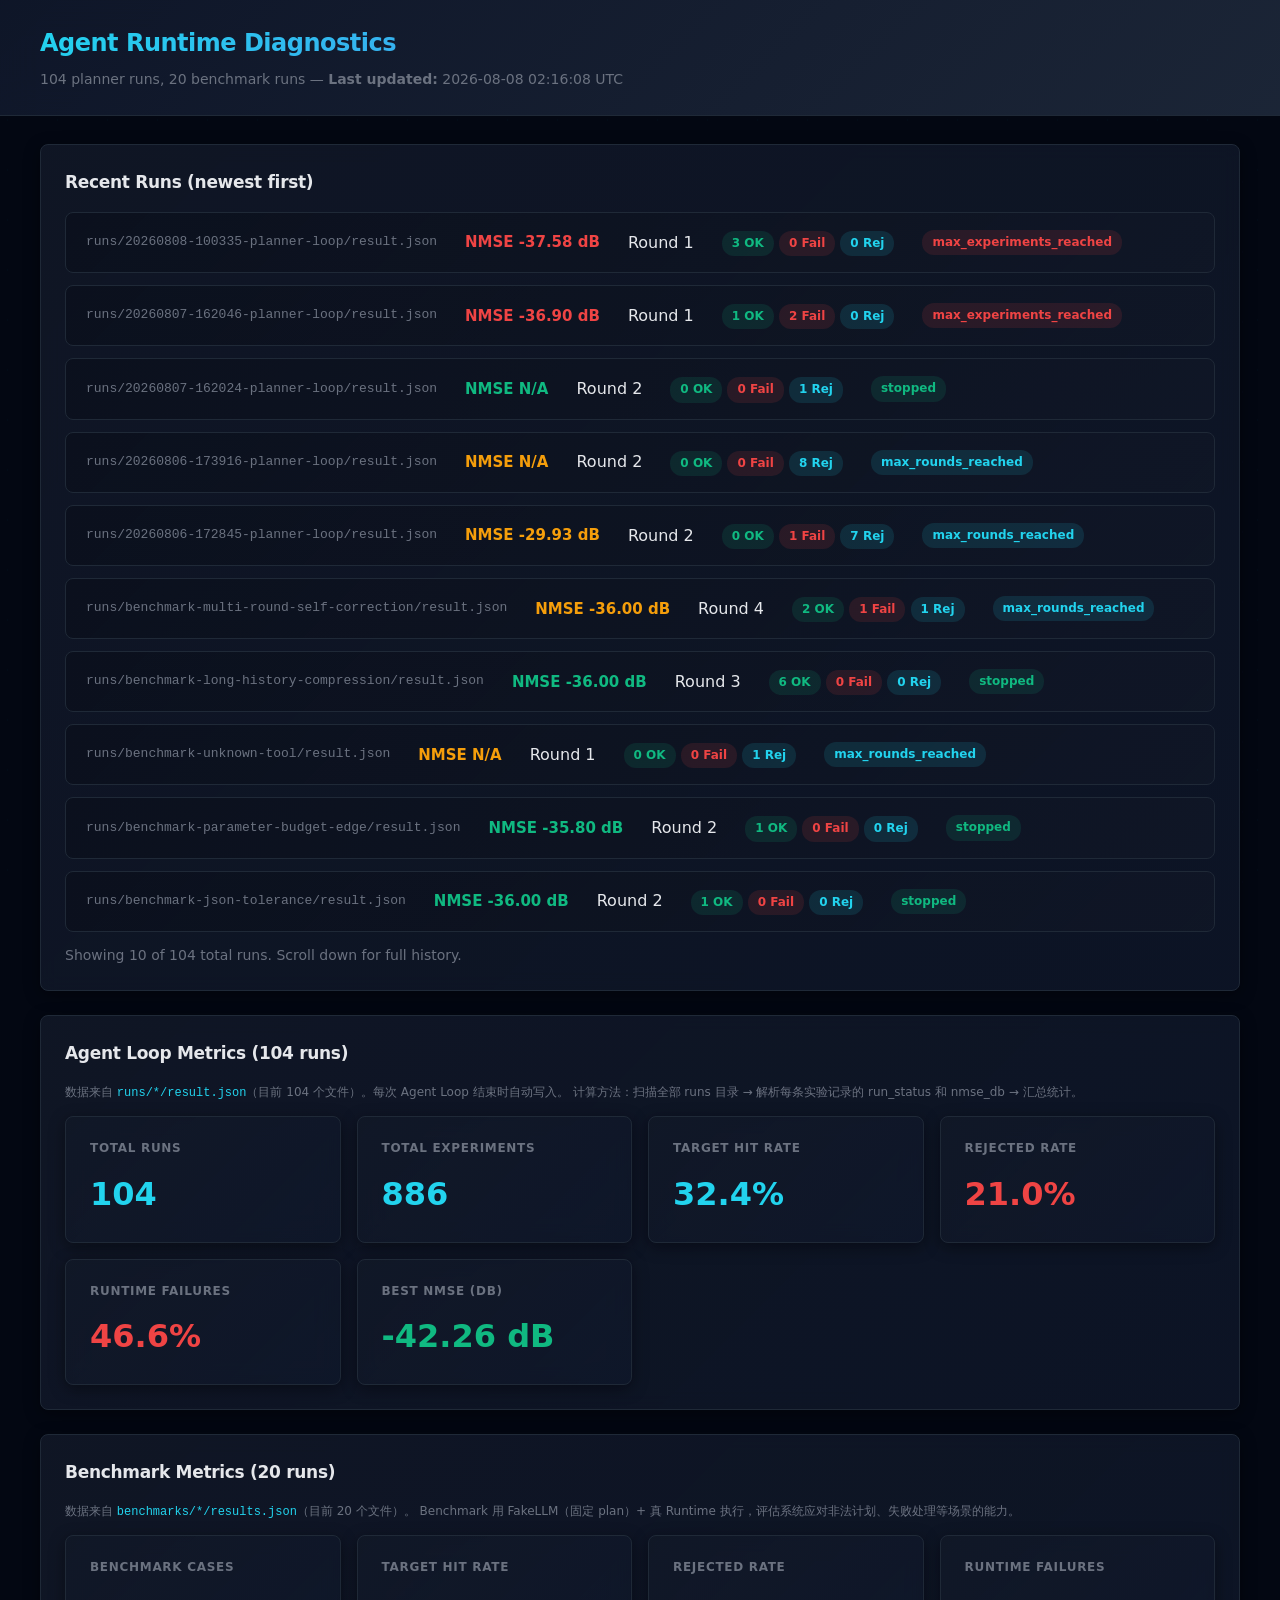
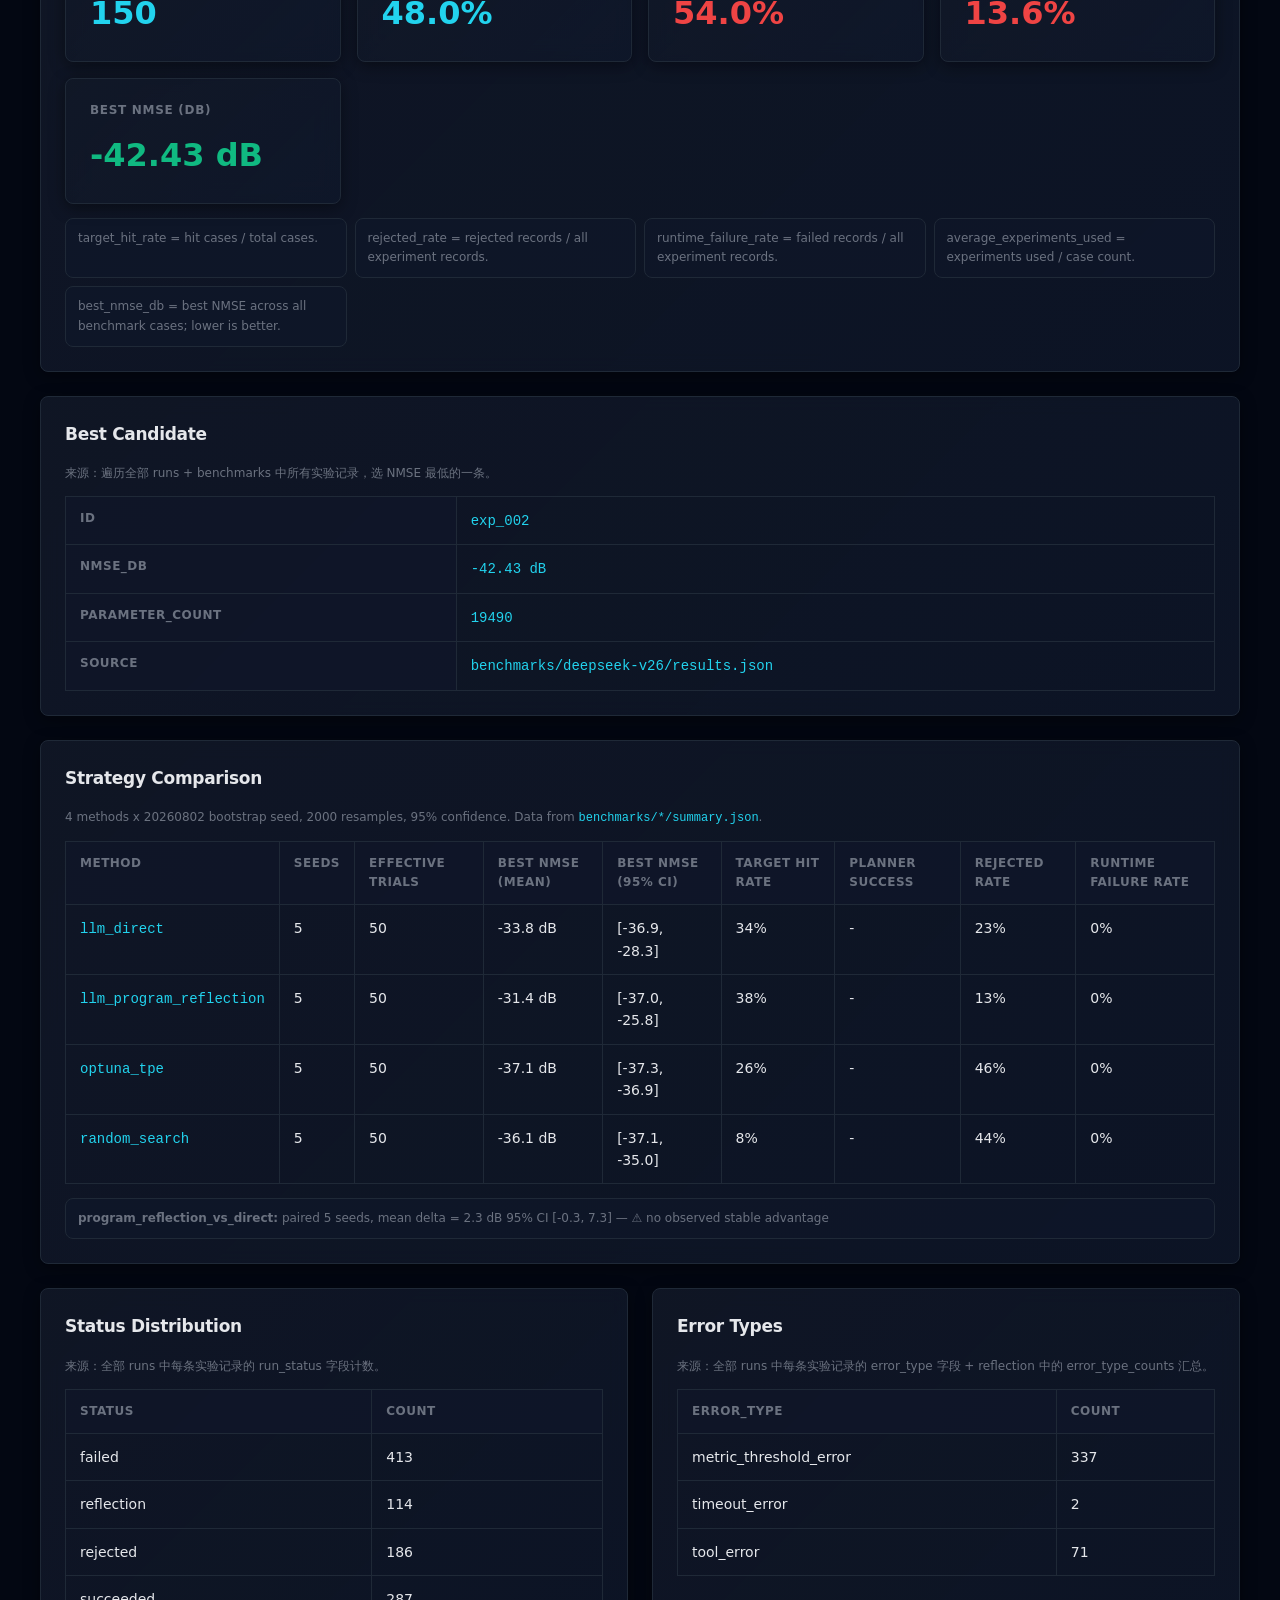
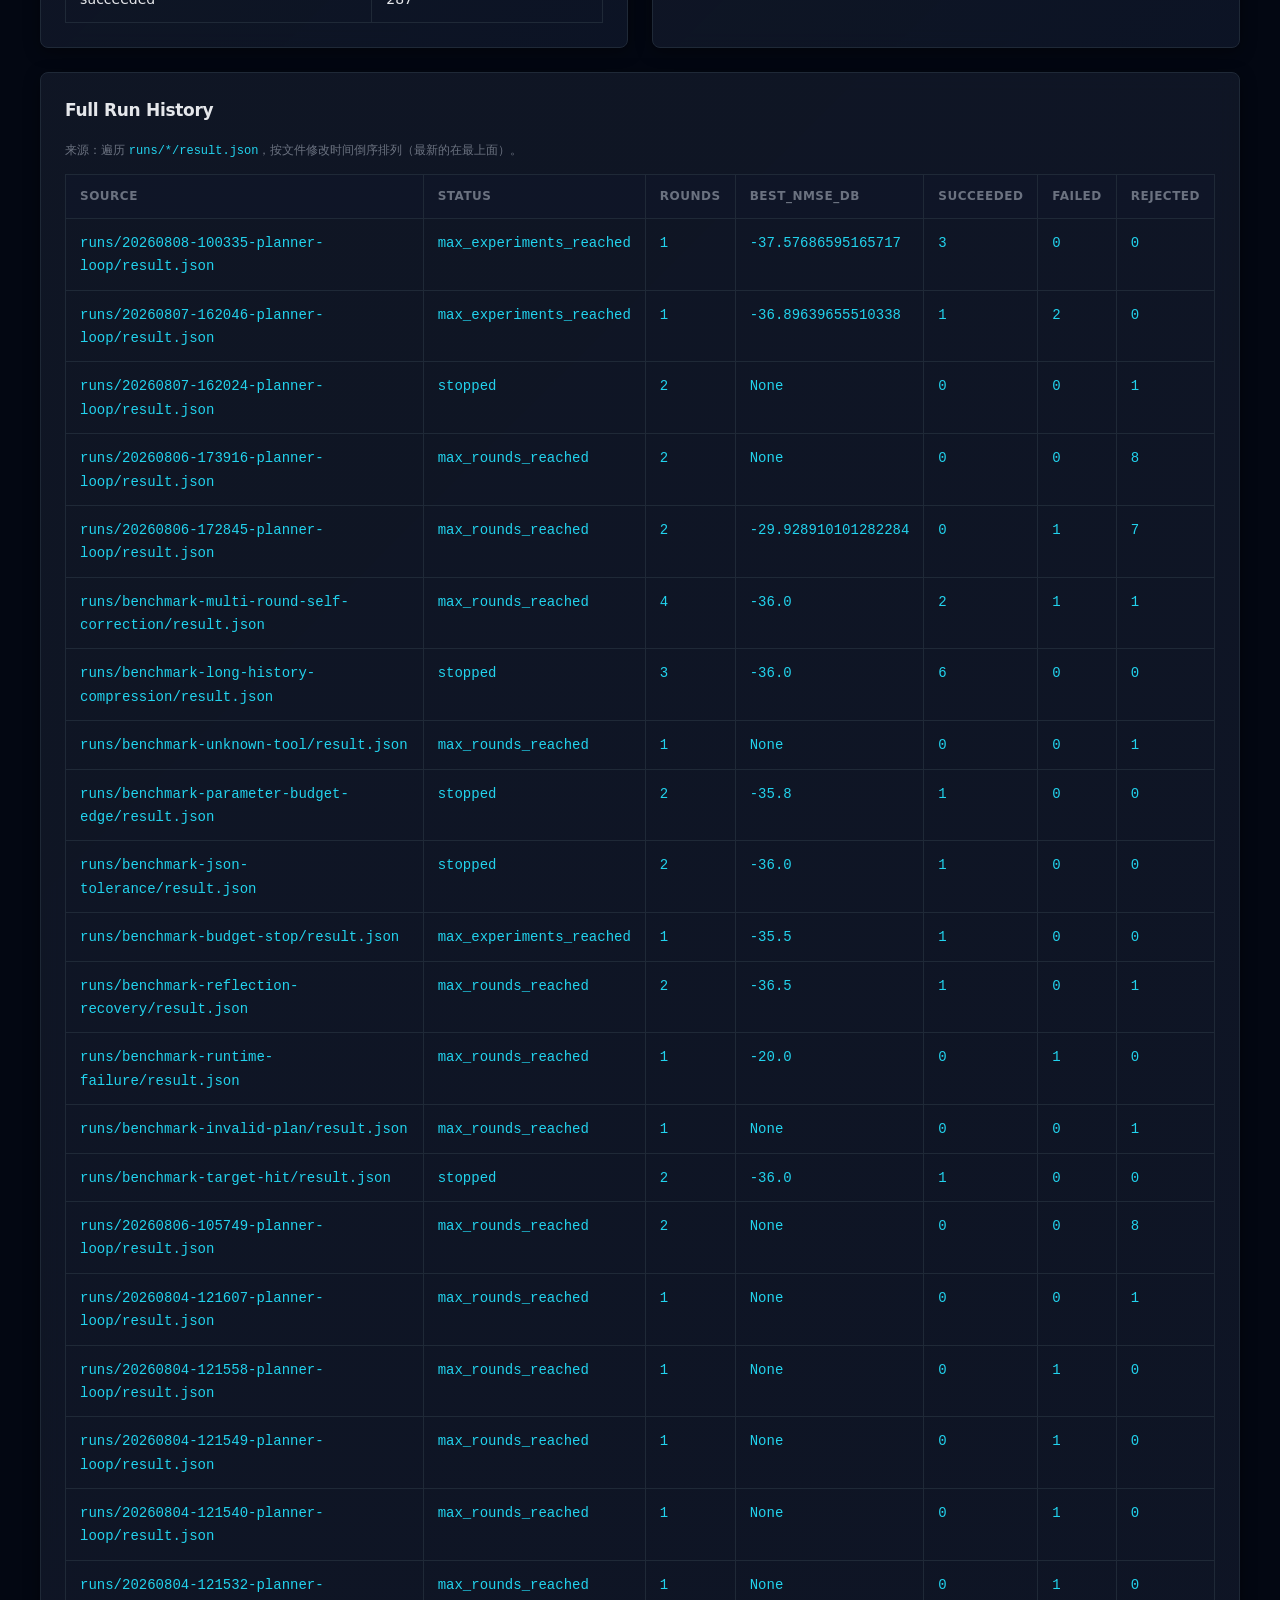
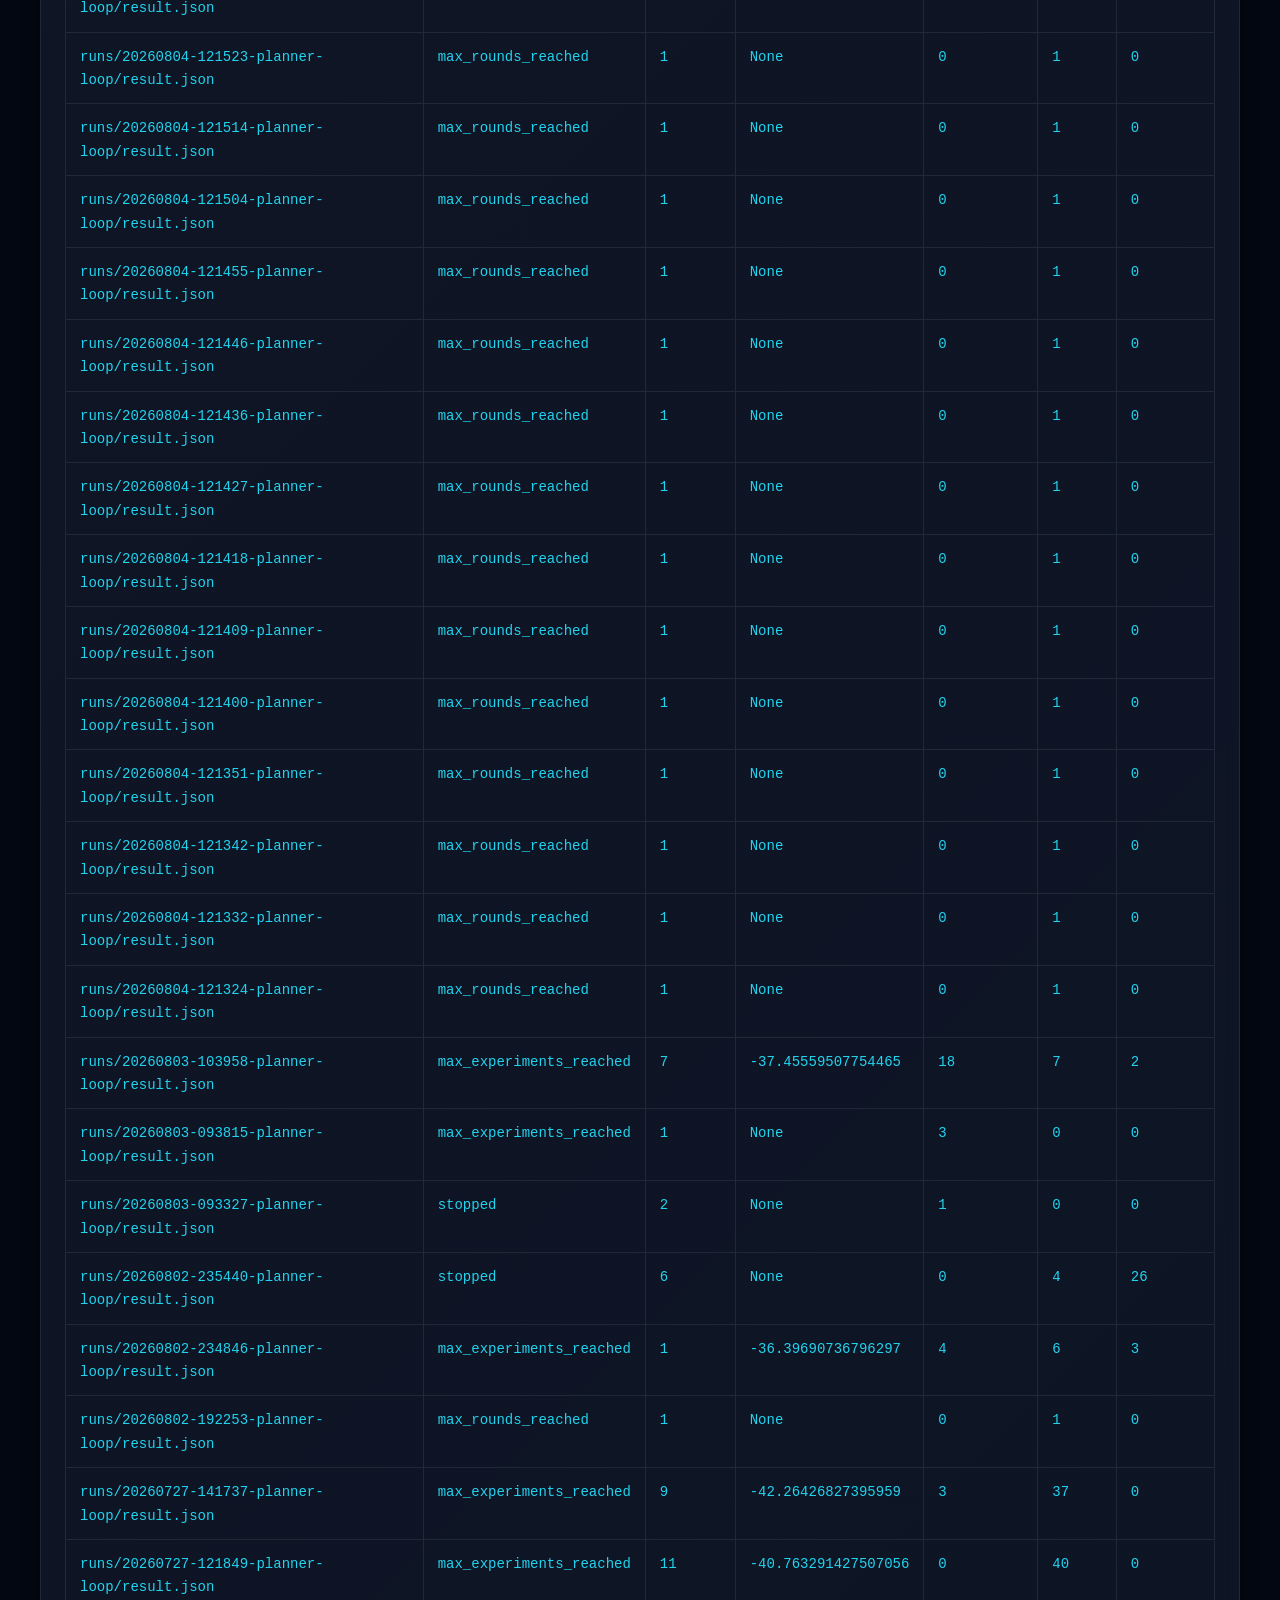
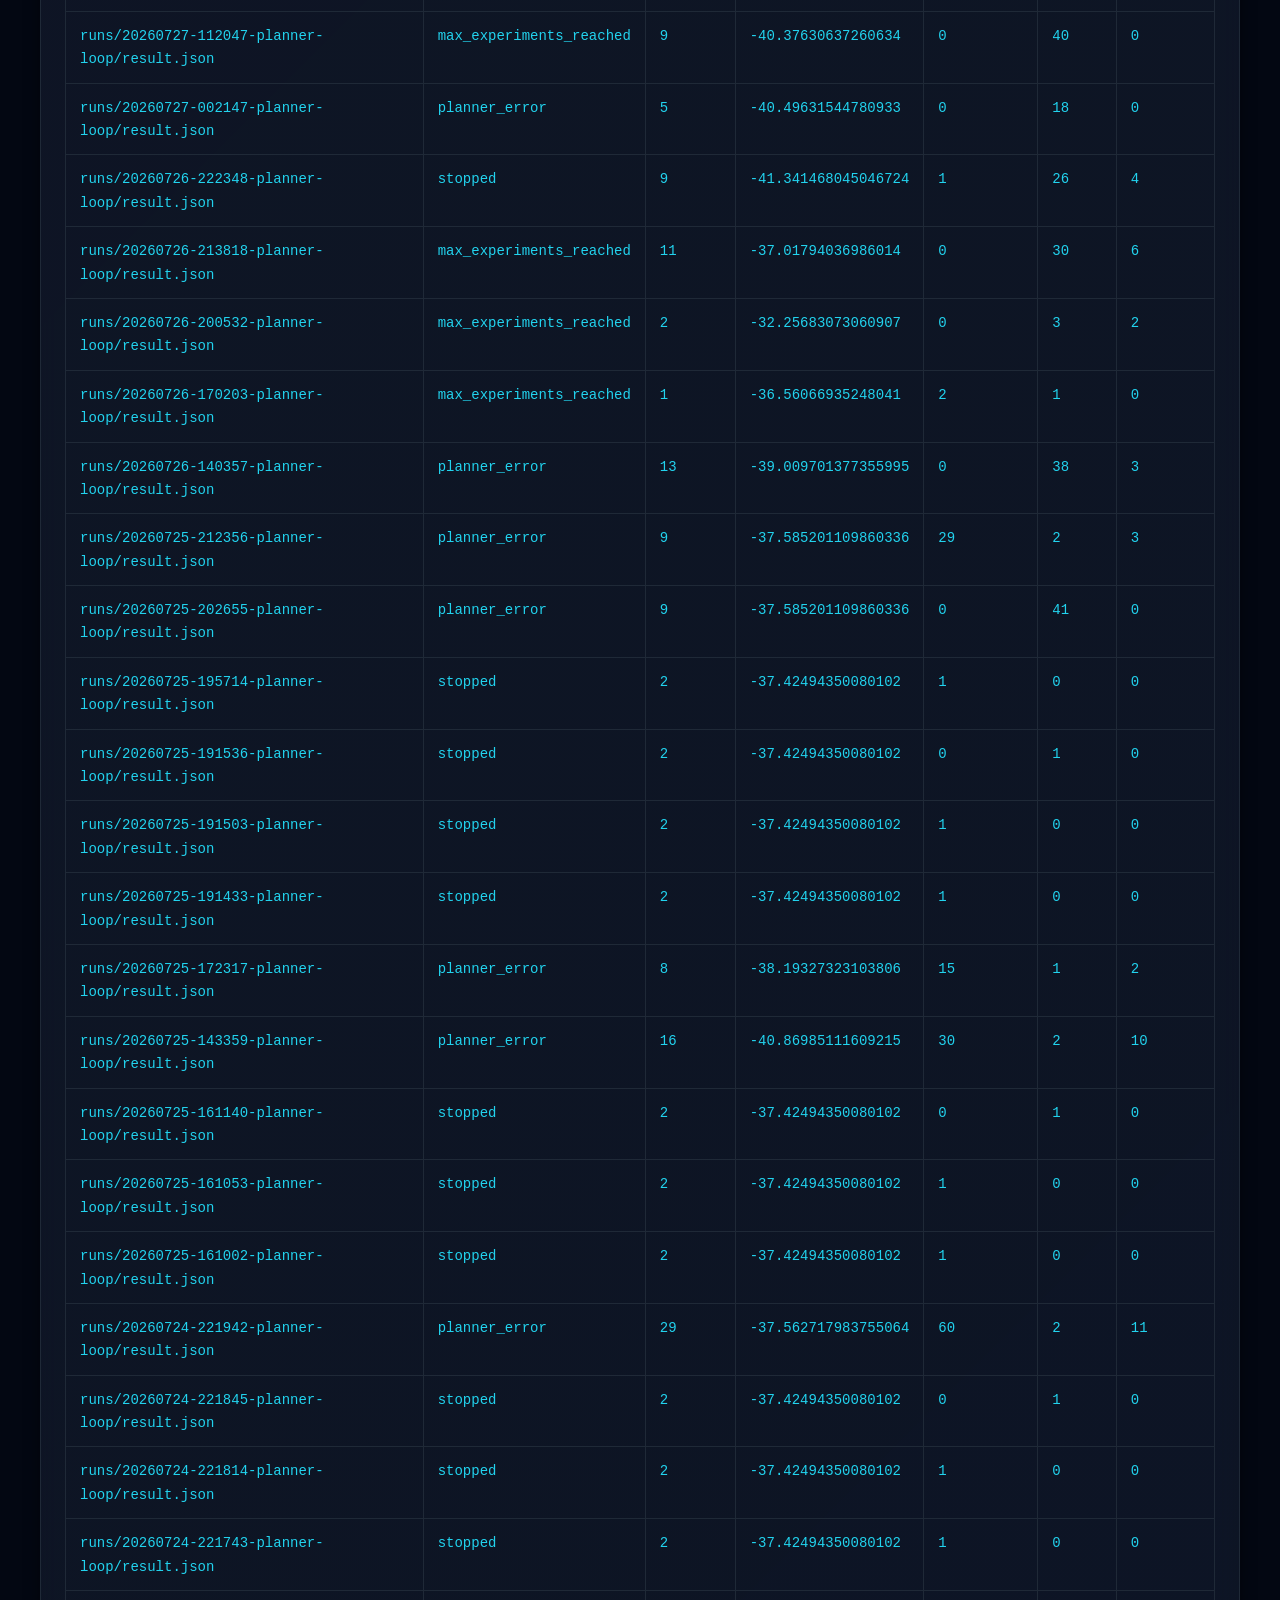
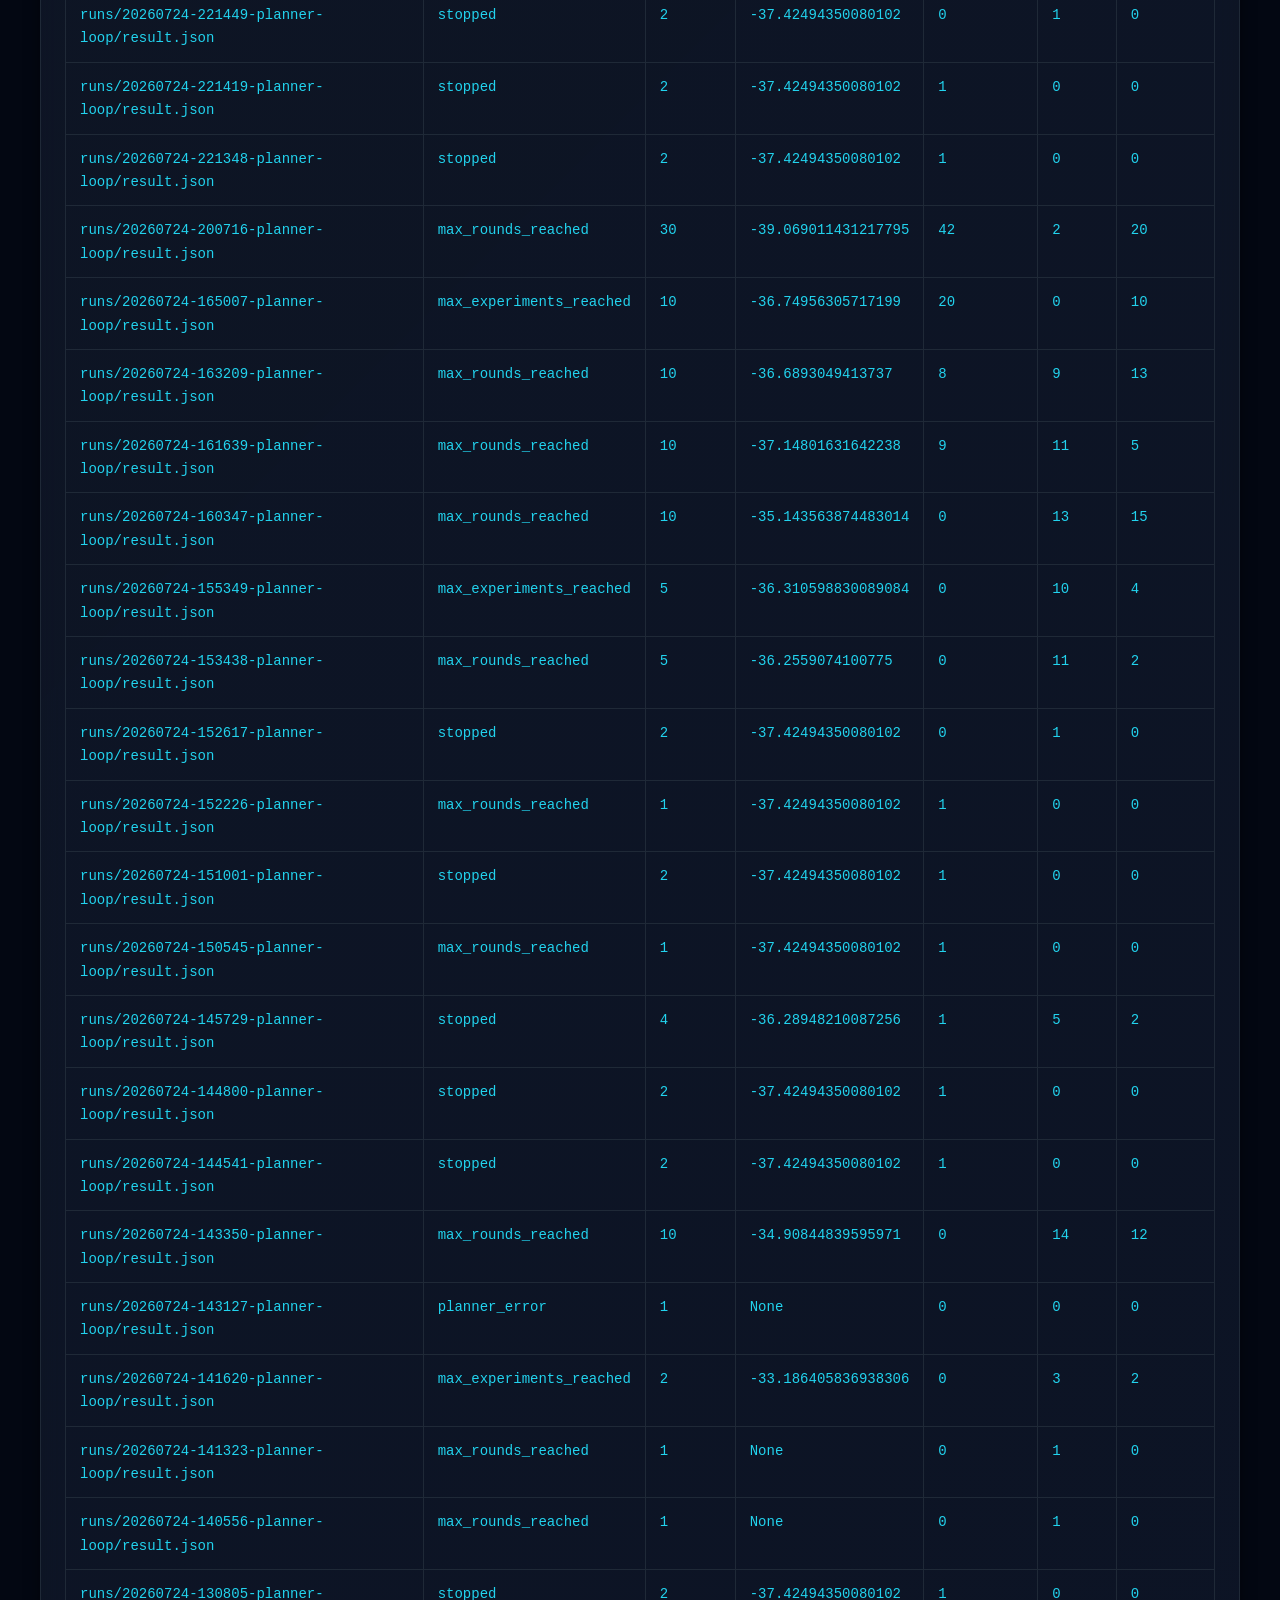
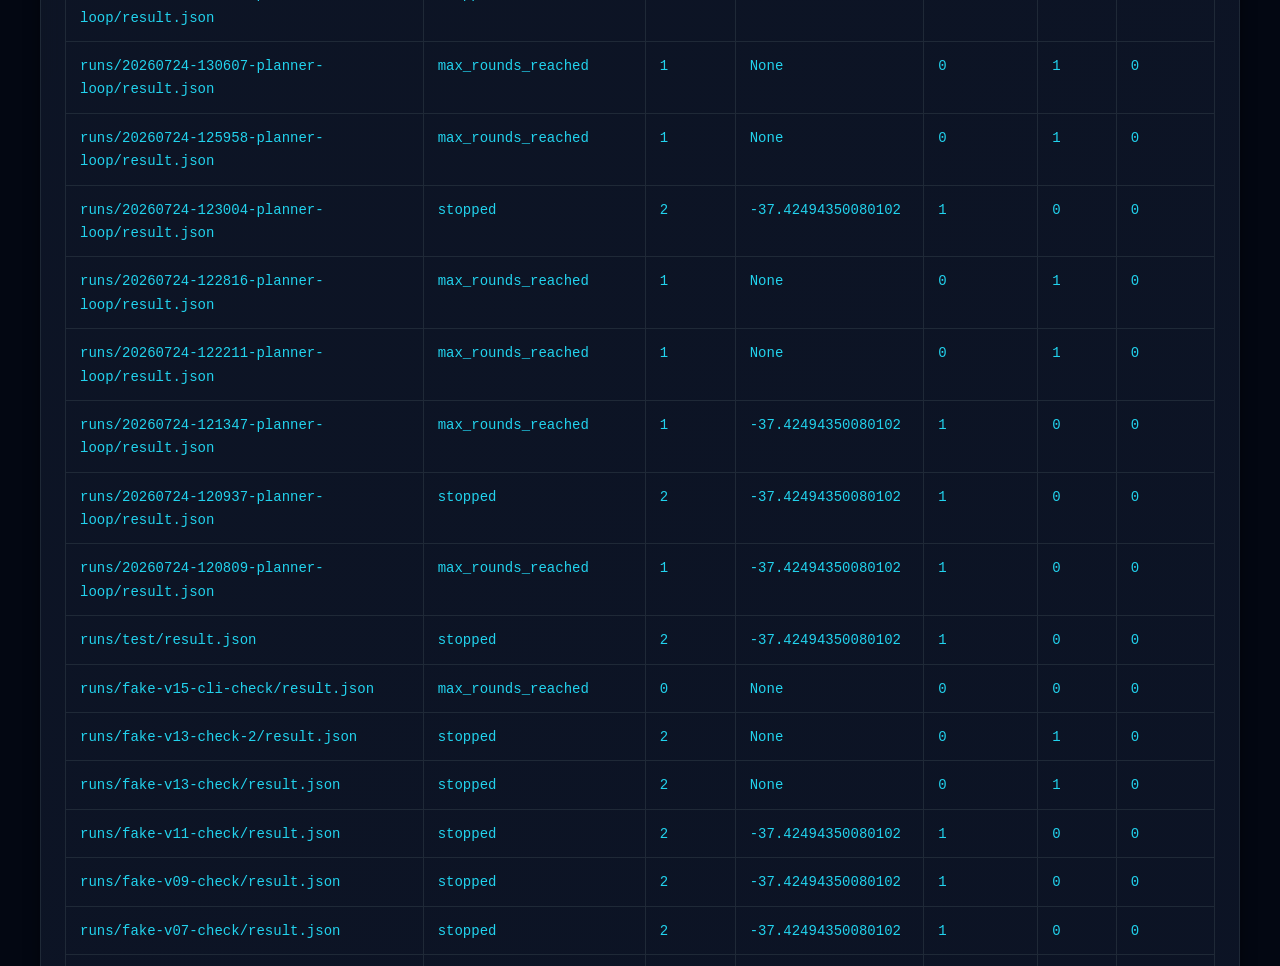
<file: docs/diagnostics/agent-runtime-dashboard.html>
<!doctype html>
<html lang="en">
<head>
<meta charset="utf-8">
<meta name="viewport" content="width=device-width, initial-scale=1">
<meta http-equiv="Cache-Control" content="no-cache, no-store, must-revalidate">
<meta http-equiv="Pragma" content="no-cache">
<meta http-equiv="Expires" content="0">
<title>Agent Runtime Dashboard</title>
<style>
:root {
  --bg: #030712; --surface: #0a0f1c; --card: #111827; --border: #1f2937;
  --text: #e5e7eb; --muted: #6b7280; --accent: #22d3ee; --accent2: #6366f1;
  --green: #10b981; --red: #ef4444; --amber: #f59e0b; --radius: 8px;
}
* { box-sizing:border-box; margin:0; padding:0; }
body {
  font-family: "Segoe UI", system-ui, -apple-system, sans-serif;
  background: var(--bg); color: var(--text);
  min-height:100vh; line-height:1.6; font-size:16px;
  -webkit-font-smoothing: antialiased;
}
body::before {
  content:""; position:fixed; inset:0; z-index:0; opacity:.025;
  background-image: radial-gradient(circle at 15% 40%, #22d3ee 1px, transparent 1px),
                    radial-gradient(circle at 75% 60%, #6366f1 1px, transparent 1px);
  background-size: 50px 50px, 70px 70px; pointer-events:none;
}
header {
  position:relative; z-index:1;
  background: linear-gradient(135deg, rgba(15,23,42,.95) 0%, rgba(30,41,59,.9) 100%);
  backdrop-filter:blur(20px); border-bottom:1px solid var(--border); padding:24px 40px;
}
header h1 { font-size:24px; font-weight:700; letter-spacing:-0.5px; margin-bottom:6px;
  background:linear-gradient(135deg,var(--accent),var(--accent2));
  -webkit-background-clip:text; -webkit-text-fill-color:transparent; }
header p  { color: var(--muted); font-size:14px; -webkit-text-fill-color:var(--muted); }
main { position:relative; z-index:1; padding:28px 40px 44px; display:grid; gap:24px; }

section {
  background:linear-gradient(135deg, rgba(17,24,39,.9), rgba(15,23,42,.8));
  border:1px solid var(--border); border-radius:var(--radius); padding:24px;
  box-shadow:0 4px 16px rgba(0,0,0,.4); backdrop-filter:blur(10px);
}
section h2 { font-size:17px; font-weight:650; margin-bottom:16px; letter-spacing:-0.3px; }
section p.desc { color:var(--muted); font-size:12px; margin-bottom:14px; line-height:1.5; }
section p.desc code { font-family:"Cascadia Code",Consolas,monospace; font-size:12px; color:var(--accent); }
.metric-notes { display:grid; gap:8px; margin-top:14px; grid-template-columns:repeat(auto-fit,minmax(280px,1fr)); }
.metric-note { border:1px solid var(--border); border-radius:8px; padding:10px 12px; background:rgba(15,23,42,.72); color:var(--muted); font-size:12px; }
.metric-note code { color:var(--accent); font-weight:700; }

table { width:100%; border-collapse:collapse; font-size:14px; }
th, td { border:1px solid var(--border); padding:12px 14px; text-align:left; vertical-align:top; }
th { background:rgba(15,23,42,.6); color:var(--muted); font-weight:650; font-size:12px; text-transform:uppercase; letter-spacing:.5px; }
td { color:var(--text); }
td .good { color:var(--green); font-weight:700; } td .warn { color:var(--amber); } td .bad { color:var(--red); font-weight:700; }
code { font-family:"Cascadia Code","Fira Code",Consolas,monospace; font-size:14px; color:var(--accent); }

.metrics { display:grid; grid-template-columns: repeat(auto-fit, minmax(220px, 1fr)); gap:16px; }
.metric {
  background:linear-gradient(135deg, rgba(17,24,39,.9), rgba(15,23,42,.8));
  border:1px solid var(--border); border-radius:var(--radius); padding:22px 24px;
  box-shadow:0 4px 16px rgba(0,0,0,.4); backdrop-filter:blur(10px);
  transition:border-color .2s;
}
.metric:hover { border-color:var(--accent); }
.metric .label { color:var(--muted); font-size:12px; font-weight:700; text-transform:uppercase; letter-spacing:.7px; margin-bottom:10px; }
.metric .value { font-size:32px; font-weight:700; overflow-wrap:anywhere; color:var(--accent); }
.metric .value.good { color: var(--green); } .metric .value.warn { color: var(--amber); } .metric .value.bad { color: var(--red); }

.grid { display:grid; grid-template-columns: repeat(auto-fit, minmax(340px, 1fr)); gap:24px; }

.run-card {
  background:linear-gradient(135deg, rgba(10,15,28,.8), rgba(17,24,39,.6));
  border:1px solid var(--border); border-radius:var(--radius);
  padding:16px 20px; margin-bottom:12px;
  display:flex; flex-wrap:wrap; gap:14px 28px; align-items:center;
  transition:border-color .2s;
}
.run-card:hover { border-color:var(--accent); }
.run-card .dir { font-size:13px; color:var(--muted); min-width:180px; font-family:"Cascadia Code",Consolas,monospace; }
.run-card .stat { font-size:15px; font-weight:650; }
.run-card .stat.good { color:var(--green); } .run-card .stat.bad { color:var(--red); } .run-card .stat.warn { color:var(--amber); }
.run-card .tag { display:inline-block; padding:3px 10px; border-radius:12px; font-size:12px; font-weight:700; }
.tag-ok { background:rgba(16,185,129,.12); color:var(--green); }
.tag-err { background:rgba(239,68,68,.12); color:var(--red); }
.tag-run { background:rgba(34,211,238,.12); color:var(--accent); }

::-webkit-scrollbar { width:7px; height:7px; } ::-webkit-scrollbar-track { background:transparent; }
::-webkit-scrollbar-thumb { background:#1e293b; border-radius:4px; } ::-webkit-scrollbar-thumb:hover { background:#334155; }

footer { position:relative; z-index:1; padding:0 40px 32px; font-size:13px; color:var(--muted); }
footer strong { color:var(--accent); }
</style>
</head>
<body>

<header>
  <h1>Agent Runtime Diagnostics</h1>
  <p>104 planner runs, 20 benchmark runs &mdash; <strong>Last updated:</strong> 2026-08-08 02:16:08 UTC</p>
</header>

<main>

  <section>
    <h2>Recent Runs (newest first)</h2>
    <div class="run-card"><div class="dir">runs/20260808-100335-planner-loop/result.json</div><div class="stat bad">NMSE -37.58 dB</div><div>Round 1</div><div><span class="tag tag-ok">3 OK</span> <span class="tag tag-err">0 Fail</span> <span class="tag tag-run">0 Rej</span></div><span class="tag tag-err">max_experiments_reached</span></div>
<div class="run-card"><div class="dir">runs/20260807-162046-planner-loop/result.json</div><div class="stat bad">NMSE -36.90 dB</div><div>Round 1</div><div><span class="tag tag-ok">1 OK</span> <span class="tag tag-err">2 Fail</span> <span class="tag tag-run">0 Rej</span></div><span class="tag tag-err">max_experiments_reached</span></div>
<div class="run-card"><div class="dir">runs/20260807-162024-planner-loop/result.json</div><div class="stat good">NMSE N/A</div><div>Round 2</div><div><span class="tag tag-ok">0 OK</span> <span class="tag tag-err">0 Fail</span> <span class="tag tag-run">1 Rej</span></div><span class="tag tag-ok">stopped</span></div>
<div class="run-card"><div class="dir">runs/20260806-173916-planner-loop/result.json</div><div class="stat warn">NMSE N/A</div><div>Round 2</div><div><span class="tag tag-ok">0 OK</span> <span class="tag tag-err">0 Fail</span> <span class="tag tag-run">8 Rej</span></div><span class="tag tag-run">max_rounds_reached</span></div>
<div class="run-card"><div class="dir">runs/20260806-172845-planner-loop/result.json</div><div class="stat warn">NMSE -29.93 dB</div><div>Round 2</div><div><span class="tag tag-ok">0 OK</span> <span class="tag tag-err">1 Fail</span> <span class="tag tag-run">7 Rej</span></div><span class="tag tag-run">max_rounds_reached</span></div>
<div class="run-card"><div class="dir">runs/benchmark-multi-round-self-correction/result.json</div><div class="stat warn">NMSE -36.00 dB</div><div>Round 4</div><div><span class="tag tag-ok">2 OK</span> <span class="tag tag-err">1 Fail</span> <span class="tag tag-run">1 Rej</span></div><span class="tag tag-run">max_rounds_reached</span></div>
<div class="run-card"><div class="dir">runs/benchmark-long-history-compression/result.json</div><div class="stat good">NMSE -36.00 dB</div><div>Round 3</div><div><span class="tag tag-ok">6 OK</span> <span class="tag tag-err">0 Fail</span> <span class="tag tag-run">0 Rej</span></div><span class="tag tag-ok">stopped</span></div>
<div class="run-card"><div class="dir">runs/benchmark-unknown-tool/result.json</div><div class="stat warn">NMSE N/A</div><div>Round 1</div><div><span class="tag tag-ok">0 OK</span> <span class="tag tag-err">0 Fail</span> <span class="tag tag-run">1 Rej</span></div><span class="tag tag-run">max_rounds_reached</span></div>
<div class="run-card"><div class="dir">runs/benchmark-parameter-budget-edge/result.json</div><div class="stat good">NMSE -35.80 dB</div><div>Round 2</div><div><span class="tag tag-ok">1 OK</span> <span class="tag tag-err">0 Fail</span> <span class="tag tag-run">0 Rej</span></div><span class="tag tag-ok">stopped</span></div>
<div class="run-card"><div class="dir">runs/benchmark-json-tolerance/result.json</div><div class="stat good">NMSE -36.00 dB</div><div>Round 2</div><div><span class="tag tag-ok">1 OK</span> <span class="tag tag-err">0 Fail</span> <span class="tag tag-run">0 Rej</span></div><span class="tag tag-ok">stopped</span></div>
    <p style="color:var(--muted);margin-top:12px;font-size:14px;">Showing 10 of 104 total runs. Scroll down for full history.</p>
  </section>

  <section>
    <h2>Agent Loop Metrics (104 runs)</h2>
    <p class="desc">
      数据来自 <code>runs/*/result.json</code>（目前 104 个文件）。每次 Agent Loop 结束时自动写入。
      计算方法：扫描全部 runs 目录 → 解析每条实验记录的 run_status 和 nmse_db → 汇总统计。
    </p>
    <div class="metrics">
      <div class="metric"><div class="label">Total Runs</div><div class="value ">104</div></div>
<div class="metric"><div class="label">Total Experiments</div><div class="value ">886</div></div>
<div class="metric"><div class="label">Target Hit Rate</div><div class="value ">32.4%</div></div>
<div class="metric"><div class="label">Rejected Rate</div><div class="value bad">21.0%</div></div>
<div class="metric"><div class="label">Runtime Failures</div><div class="value bad">46.6%</div></div>
<div class="metric"><div class="label">Best NMSE (dB)</div><div class="value good">-42.26 dB</div></div>
    </div>
  </section>

  <section>
    <h2>Benchmark Metrics (20 runs)</h2>
    <p class="desc">
      数据来自 <code>benchmarks/*/results.json</code>（目前 20 个文件）。
      Benchmark 用 FakeLLM（固定 plan）+ 真 Runtime 执行，评估系统应对非法计划、失败处理等场景的能力。
    </p>
    <div class="metrics">
      <div class="metric"><div class="label">Benchmark Cases</div><div class="value ">150</div></div>
<div class="metric"><div class="label">Target Hit Rate</div><div class="value ">48.0%</div></div>
<div class="metric"><div class="label">Rejected Rate</div><div class="value bad">54.0%</div></div>
<div class="metric"><div class="label">Runtime Failures</div><div class="value bad">13.6%</div></div>
<div class="metric"><div class="label">Best NMSE (dB)</div><div class="value good">-42.43 dB</div></div>
    </div>
    <div class="metric-notes">
      <div class="metric-note">target_hit_rate = hit cases / total cases.</div>
      <div class="metric-note">rejected_rate = rejected records / all experiment records.</div>
      <div class="metric-note">runtime_failure_rate = failed records / all experiment records.</div>
      <div class="metric-note">average_experiments_used = experiments used / case count.</div>
      <div class="metric-note">best_nmse_db = best NMSE across all benchmark cases; lower is better.</div>
    </div>
  </section>

  <section>
    <h2>Best Candidate</h2>
    <p class="desc">来源：遍历全部 runs + benchmarks 中所有实验记录，选 NMSE 最低的一条。</p>
    <table><tr><th>id</th><td><code>exp_002</code></td></tr>
<tr><th>nmse_db</th><td><code>-42.43 dB</code></td></tr>
<tr><th>parameter_count</th><td><code>19490</code></td></tr>
<tr><th>source</th><td><code>benchmarks/deepseek-v26/results.json</code></td></tr></table>
  </section>

  
    <section>
      <h2>Strategy Comparison</h2>
      <p class="desc">
        4 methods x 20260802 bootstrap seed,
        2000 resamples,
        95% confidence.
        Data from <code>benchmarks/*/summary.json</code>.
      </p>
      <table><tr><th>Method</th><th>Seeds</th><th>Effective Trials</th><th>Best NMSE (mean)</th><th>Best NMSE (95% CI)</th><th>Target Hit Rate</th><th>Planner Success</th><th>Rejected Rate</th><th>Runtime Failure Rate</th></tr><tr><td><code>llm_direct</code></td><td>5</td><td>50</td><td class='good'>-33.8 dB</td><td>[-36.9, -28.3]</td><td>34%</td><td>-</td><td>23%</td><td>0%</td></tr><tr><td><code>llm_program_reflection</code></td><td>5</td><td>50</td><td class='good'>-31.4 dB</td><td>[-37.0, -25.8]</td><td>38%</td><td>-</td><td>13%</td><td>0%</td></tr><tr><td><code>optuna_tpe</code></td><td>5</td><td>50</td><td class='good'>-37.1 dB</td><td>[-37.3, -36.9]</td><td>26%</td><td>-</td><td>46%</td><td>0%</td></tr><tr><td><code>random_search</code></td><td>5</td><td>50</td><td class='good'>-36.1 dB</td><td>[-37.1, -35.0]</td><td>8%</td><td>-</td><td>44%</td><td>0%</td></tr></table>
      <div class="metric-notes"><div class="metric-note"><strong>program_reflection_vs_direct:</strong> paired 5 seeds, mean delta = 2.3 dB 95% CI [-0.3, 7.3] — &#9888; no observed stable advantage</div></div>
    </section>

  <div class="grid">
    <section>
      <h2>Status Distribution</h2>
      <p class="desc">来源：全部 runs 中每条实验记录的 run_status 字段计数。</p>
      <table><tr><th>status</th><th>count</th></tr><tr><td>failed</td><td>413</td></tr>
<tr><td>reflection</td><td>114</td></tr>
<tr><td>rejected</td><td>186</td></tr>
<tr><td>succeeded</td><td>287</td></tr></table>
    </section>
    <section>
      <h2>Error Types</h2>
      <p class="desc">来源：全部 runs 中每条实验记录的 error_type 字段 + reflection 中的 error_type_counts 汇总。</p>
      <table><tr><th>error_type</th><th>count</th></tr><tr><td>metric_threshold_error</td><td>337</td></tr>
<tr><td>timeout_error</td><td>2</td></tr>
<tr><td>tool_error</td><td>71</td></tr></table>
    </section>
  </div>

  <section>
    <h2>Full Run History</h2>
    <p class="desc">来源：遍历 <code>runs/*/result.json</code>，按文件修改时间倒序排列（最新的在最上面）。</p>
    <table><tr><th>source</th><th>status</th><th>rounds</th><th>best_nmse_db</th><th>succeeded</th><th>failed</th><th>rejected</th></tr><tr><td><code>runs/20260808-100335-planner-loop/result.json</code></td><td><code>max_experiments_reached</code></td><td><code>1</code></td><td><code>-37.57686595165717</code></td><td><code>3</code></td><td><code>0</code></td><td><code>0</code></td></tr>
<tr><td><code>runs/20260807-162046-planner-loop/result.json</code></td><td><code>max_experiments_reached</code></td><td><code>1</code></td><td><code>-36.89639655510338</code></td><td><code>1</code></td><td><code>2</code></td><td><code>0</code></td></tr>
<tr><td><code>runs/20260807-162024-planner-loop/result.json</code></td><td><code>stopped</code></td><td><code>2</code></td><td><code>None</code></td><td><code>0</code></td><td><code>0</code></td><td><code>1</code></td></tr>
<tr><td><code>runs/20260806-173916-planner-loop/result.json</code></td><td><code>max_rounds_reached</code></td><td><code>2</code></td><td><code>None</code></td><td><code>0</code></td><td><code>0</code></td><td><code>8</code></td></tr>
<tr><td><code>runs/20260806-172845-planner-loop/result.json</code></td><td><code>max_rounds_reached</code></td><td><code>2</code></td><td><code>-29.928910101282284</code></td><td><code>0</code></td><td><code>1</code></td><td><code>7</code></td></tr>
<tr><td><code>runs/benchmark-multi-round-self-correction/result.json</code></td><td><code>max_rounds_reached</code></td><td><code>4</code></td><td><code>-36.0</code></td><td><code>2</code></td><td><code>1</code></td><td><code>1</code></td></tr>
<tr><td><code>runs/benchmark-long-history-compression/result.json</code></td><td><code>stopped</code></td><td><code>3</code></td><td><code>-36.0</code></td><td><code>6</code></td><td><code>0</code></td><td><code>0</code></td></tr>
<tr><td><code>runs/benchmark-unknown-tool/result.json</code></td><td><code>max_rounds_reached</code></td><td><code>1</code></td><td><code>None</code></td><td><code>0</code></td><td><code>0</code></td><td><code>1</code></td></tr>
<tr><td><code>runs/benchmark-parameter-budget-edge/result.json</code></td><td><code>stopped</code></td><td><code>2</code></td><td><code>-35.8</code></td><td><code>1</code></td><td><code>0</code></td><td><code>0</code></td></tr>
<tr><td><code>runs/benchmark-json-tolerance/result.json</code></td><td><code>stopped</code></td><td><code>2</code></td><td><code>-36.0</code></td><td><code>1</code></td><td><code>0</code></td><td><code>0</code></td></tr>
<tr><td><code>runs/benchmark-budget-stop/result.json</code></td><td><code>max_experiments_reached</code></td><td><code>1</code></td><td><code>-35.5</code></td><td><code>1</code></td><td><code>0</code></td><td><code>0</code></td></tr>
<tr><td><code>runs/benchmark-reflection-recovery/result.json</code></td><td><code>max_rounds_reached</code></td><td><code>2</code></td><td><code>-36.5</code></td><td><code>1</code></td><td><code>0</code></td><td><code>1</code></td></tr>
<tr><td><code>runs/benchmark-runtime-failure/result.json</code></td><td><code>max_rounds_reached</code></td><td><code>1</code></td><td><code>-20.0</code></td><td><code>0</code></td><td><code>1</code></td><td><code>0</code></td></tr>
<tr><td><code>runs/benchmark-invalid-plan/result.json</code></td><td><code>max_rounds_reached</code></td><td><code>1</code></td><td><code>None</code></td><td><code>0</code></td><td><code>0</code></td><td><code>1</code></td></tr>
<tr><td><code>runs/benchmark-target-hit/result.json</code></td><td><code>stopped</code></td><td><code>2</code></td><td><code>-36.0</code></td><td><code>1</code></td><td><code>0</code></td><td><code>0</code></td></tr>
<tr><td><code>runs/20260806-105749-planner-loop/result.json</code></td><td><code>max_rounds_reached</code></td><td><code>2</code></td><td><code>None</code></td><td><code>0</code></td><td><code>0</code></td><td><code>8</code></td></tr>
<tr><td><code>runs/20260804-121607-planner-loop/result.json</code></td><td><code>max_rounds_reached</code></td><td><code>1</code></td><td><code>None</code></td><td><code>0</code></td><td><code>0</code></td><td><code>1</code></td></tr>
<tr><td><code>runs/20260804-121558-planner-loop/result.json</code></td><td><code>max_rounds_reached</code></td><td><code>1</code></td><td><code>None</code></td><td><code>0</code></td><td><code>1</code></td><td><code>0</code></td></tr>
<tr><td><code>runs/20260804-121549-planner-loop/result.json</code></td><td><code>max_rounds_reached</code></td><td><code>1</code></td><td><code>None</code></td><td><code>0</code></td><td><code>1</code></td><td><code>0</code></td></tr>
<tr><td><code>runs/20260804-121540-planner-loop/result.json</code></td><td><code>max_rounds_reached</code></td><td><code>1</code></td><td><code>None</code></td><td><code>0</code></td><td><code>1</code></td><td><code>0</code></td></tr>
<tr><td><code>runs/20260804-121532-planner-loop/result.json</code></td><td><code>max_rounds_reached</code></td><td><code>1</code></td><td><code>None</code></td><td><code>0</code></td><td><code>1</code></td><td><code>0</code></td></tr>
<tr><td><code>runs/20260804-121523-planner-loop/result.json</code></td><td><code>max_rounds_reached</code></td><td><code>1</code></td><td><code>None</code></td><td><code>0</code></td><td><code>1</code></td><td><code>0</code></td></tr>
<tr><td><code>runs/20260804-121514-planner-loop/result.json</code></td><td><code>max_rounds_reached</code></td><td><code>1</code></td><td><code>None</code></td><td><code>0</code></td><td><code>1</code></td><td><code>0</code></td></tr>
<tr><td><code>runs/20260804-121504-planner-loop/result.json</code></td><td><code>max_rounds_reached</code></td><td><code>1</code></td><td><code>None</code></td><td><code>0</code></td><td><code>1</code></td><td><code>0</code></td></tr>
<tr><td><code>runs/20260804-121455-planner-loop/result.json</code></td><td><code>max_rounds_reached</code></td><td><code>1</code></td><td><code>None</code></td><td><code>0</code></td><td><code>1</code></td><td><code>0</code></td></tr>
<tr><td><code>runs/20260804-121446-planner-loop/result.json</code></td><td><code>max_rounds_reached</code></td><td><code>1</code></td><td><code>None</code></td><td><code>0</code></td><td><code>1</code></td><td><code>0</code></td></tr>
<tr><td><code>runs/20260804-121436-planner-loop/result.json</code></td><td><code>max_rounds_reached</code></td><td><code>1</code></td><td><code>None</code></td><td><code>0</code></td><td><code>1</code></td><td><code>0</code></td></tr>
<tr><td><code>runs/20260804-121427-planner-loop/result.json</code></td><td><code>max_rounds_reached</code></td><td><code>1</code></td><td><code>None</code></td><td><code>0</code></td><td><code>1</code></td><td><code>0</code></td></tr>
<tr><td><code>runs/20260804-121418-planner-loop/result.json</code></td><td><code>max_rounds_reached</code></td><td><code>1</code></td><td><code>None</code></td><td><code>0</code></td><td><code>1</code></td><td><code>0</code></td></tr>
<tr><td><code>runs/20260804-121409-planner-loop/result.json</code></td><td><code>max_rounds_reached</code></td><td><code>1</code></td><td><code>None</code></td><td><code>0</code></td><td><code>1</code></td><td><code>0</code></td></tr>
<tr><td><code>runs/20260804-121400-planner-loop/result.json</code></td><td><code>max_rounds_reached</code></td><td><code>1</code></td><td><code>None</code></td><td><code>0</code></td><td><code>1</code></td><td><code>0</code></td></tr>
<tr><td><code>runs/20260804-121351-planner-loop/result.json</code></td><td><code>max_rounds_reached</code></td><td><code>1</code></td><td><code>None</code></td><td><code>0</code></td><td><code>1</code></td><td><code>0</code></td></tr>
<tr><td><code>runs/20260804-121342-planner-loop/result.json</code></td><td><code>max_rounds_reached</code></td><td><code>1</code></td><td><code>None</code></td><td><code>0</code></td><td><code>1</code></td><td><code>0</code></td></tr>
<tr><td><code>runs/20260804-121332-planner-loop/result.json</code></td><td><code>max_rounds_reached</code></td><td><code>1</code></td><td><code>None</code></td><td><code>0</code></td><td><code>1</code></td><td><code>0</code></td></tr>
<tr><td><code>runs/20260804-121324-planner-loop/result.json</code></td><td><code>max_rounds_reached</code></td><td><code>1</code></td><td><code>None</code></td><td><code>0</code></td><td><code>1</code></td><td><code>0</code></td></tr>
<tr><td><code>runs/20260803-103958-planner-loop/result.json</code></td><td><code>max_experiments_reached</code></td><td><code>7</code></td><td><code>-37.45559507754465</code></td><td><code>18</code></td><td><code>7</code></td><td><code>2</code></td></tr>
<tr><td><code>runs/20260803-093815-planner-loop/result.json</code></td><td><code>max_experiments_reached</code></td><td><code>1</code></td><td><code>None</code></td><td><code>3</code></td><td><code>0</code></td><td><code>0</code></td></tr>
<tr><td><code>runs/20260803-093327-planner-loop/result.json</code></td><td><code>stopped</code></td><td><code>2</code></td><td><code>None</code></td><td><code>1</code></td><td><code>0</code></td><td><code>0</code></td></tr>
<tr><td><code>runs/20260802-235440-planner-loop/result.json</code></td><td><code>stopped</code></td><td><code>6</code></td><td><code>None</code></td><td><code>0</code></td><td><code>4</code></td><td><code>26</code></td></tr>
<tr><td><code>runs/20260802-234846-planner-loop/result.json</code></td><td><code>max_experiments_reached</code></td><td><code>1</code></td><td><code>-36.39690736796297</code></td><td><code>4</code></td><td><code>6</code></td><td><code>3</code></td></tr>
<tr><td><code>runs/20260802-192253-planner-loop/result.json</code></td><td><code>max_rounds_reached</code></td><td><code>1</code></td><td><code>None</code></td><td><code>0</code></td><td><code>1</code></td><td><code>0</code></td></tr>
<tr><td><code>runs/20260727-141737-planner-loop/result.json</code></td><td><code>max_experiments_reached</code></td><td><code>9</code></td><td><code>-42.26426827395959</code></td><td><code>3</code></td><td><code>37</code></td><td><code>0</code></td></tr>
<tr><td><code>runs/20260727-121849-planner-loop/result.json</code></td><td><code>max_experiments_reached</code></td><td><code>11</code></td><td><code>-40.763291427507056</code></td><td><code>0</code></td><td><code>40</code></td><td><code>0</code></td></tr>
<tr><td><code>runs/20260727-112047-planner-loop/result.json</code></td><td><code>max_experiments_reached</code></td><td><code>9</code></td><td><code>-40.37630637260634</code></td><td><code>0</code></td><td><code>40</code></td><td><code>0</code></td></tr>
<tr><td><code>runs/20260727-002147-planner-loop/result.json</code></td><td><code>planner_error</code></td><td><code>5</code></td><td><code>-40.49631544780933</code></td><td><code>0</code></td><td><code>18</code></td><td><code>0</code></td></tr>
<tr><td><code>runs/20260726-222348-planner-loop/result.json</code></td><td><code>stopped</code></td><td><code>9</code></td><td><code>-41.341468045046724</code></td><td><code>1</code></td><td><code>26</code></td><td><code>4</code></td></tr>
<tr><td><code>runs/20260726-213818-planner-loop/result.json</code></td><td><code>max_experiments_reached</code></td><td><code>11</code></td><td><code>-37.01794036986014</code></td><td><code>0</code></td><td><code>30</code></td><td><code>6</code></td></tr>
<tr><td><code>runs/20260726-200532-planner-loop/result.json</code></td><td><code>max_experiments_reached</code></td><td><code>2</code></td><td><code>-32.25683073060907</code></td><td><code>0</code></td><td><code>3</code></td><td><code>2</code></td></tr>
<tr><td><code>runs/20260726-170203-planner-loop/result.json</code></td><td><code>max_experiments_reached</code></td><td><code>1</code></td><td><code>-36.56066935248041</code></td><td><code>2</code></td><td><code>1</code></td><td><code>0</code></td></tr>
<tr><td><code>runs/20260726-140357-planner-loop/result.json</code></td><td><code>planner_error</code></td><td><code>13</code></td><td><code>-39.009701377355995</code></td><td><code>0</code></td><td><code>38</code></td><td><code>3</code></td></tr>
<tr><td><code>runs/20260725-212356-planner-loop/result.json</code></td><td><code>planner_error</code></td><td><code>9</code></td><td><code>-37.585201109860336</code></td><td><code>29</code></td><td><code>2</code></td><td><code>3</code></td></tr>
<tr><td><code>runs/20260725-202655-planner-loop/result.json</code></td><td><code>planner_error</code></td><td><code>9</code></td><td><code>-37.585201109860336</code></td><td><code>0</code></td><td><code>41</code></td><td><code>0</code></td></tr>
<tr><td><code>runs/20260725-195714-planner-loop/result.json</code></td><td><code>stopped</code></td><td><code>2</code></td><td><code>-37.42494350080102</code></td><td><code>1</code></td><td><code>0</code></td><td><code>0</code></td></tr>
<tr><td><code>runs/20260725-191536-planner-loop/result.json</code></td><td><code>stopped</code></td><td><code>2</code></td><td><code>-37.42494350080102</code></td><td><code>0</code></td><td><code>1</code></td><td><code>0</code></td></tr>
<tr><td><code>runs/20260725-191503-planner-loop/result.json</code></td><td><code>stopped</code></td><td><code>2</code></td><td><code>-37.42494350080102</code></td><td><code>1</code></td><td><code>0</code></td><td><code>0</code></td></tr>
<tr><td><code>runs/20260725-191433-planner-loop/result.json</code></td><td><code>stopped</code></td><td><code>2</code></td><td><code>-37.42494350080102</code></td><td><code>1</code></td><td><code>0</code></td><td><code>0</code></td></tr>
<tr><td><code>runs/20260725-172317-planner-loop/result.json</code></td><td><code>planner_error</code></td><td><code>8</code></td><td><code>-38.19327323103806</code></td><td><code>15</code></td><td><code>1</code></td><td><code>2</code></td></tr>
<tr><td><code>runs/20260725-143359-planner-loop/result.json</code></td><td><code>planner_error</code></td><td><code>16</code></td><td><code>-40.86985111609215</code></td><td><code>30</code></td><td><code>2</code></td><td><code>10</code></td></tr>
<tr><td><code>runs/20260725-161140-planner-loop/result.json</code></td><td><code>stopped</code></td><td><code>2</code></td><td><code>-37.42494350080102</code></td><td><code>0</code></td><td><code>1</code></td><td><code>0</code></td></tr>
<tr><td><code>runs/20260725-161053-planner-loop/result.json</code></td><td><code>stopped</code></td><td><code>2</code></td><td><code>-37.42494350080102</code></td><td><code>1</code></td><td><code>0</code></td><td><code>0</code></td></tr>
<tr><td><code>runs/20260725-161002-planner-loop/result.json</code></td><td><code>stopped</code></td><td><code>2</code></td><td><code>-37.42494350080102</code></td><td><code>1</code></td><td><code>0</code></td><td><code>0</code></td></tr>
<tr><td><code>runs/20260724-221942-planner-loop/result.json</code></td><td><code>planner_error</code></td><td><code>29</code></td><td><code>-37.562717983755064</code></td><td><code>60</code></td><td><code>2</code></td><td><code>11</code></td></tr>
<tr><td><code>runs/20260724-221845-planner-loop/result.json</code></td><td><code>stopped</code></td><td><code>2</code></td><td><code>-37.42494350080102</code></td><td><code>0</code></td><td><code>1</code></td><td><code>0</code></td></tr>
<tr><td><code>runs/20260724-221814-planner-loop/result.json</code></td><td><code>stopped</code></td><td><code>2</code></td><td><code>-37.42494350080102</code></td><td><code>1</code></td><td><code>0</code></td><td><code>0</code></td></tr>
<tr><td><code>runs/20260724-221743-planner-loop/result.json</code></td><td><code>stopped</code></td><td><code>2</code></td><td><code>-37.42494350080102</code></td><td><code>1</code></td><td><code>0</code></td><td><code>0</code></td></tr>
<tr><td><code>runs/20260724-221449-planner-loop/result.json</code></td><td><code>stopped</code></td><td><code>2</code></td><td><code>-37.42494350080102</code></td><td><code>0</code></td><td><code>1</code></td><td><code>0</code></td></tr>
<tr><td><code>runs/20260724-221419-planner-loop/result.json</code></td><td><code>stopped</code></td><td><code>2</code></td><td><code>-37.42494350080102</code></td><td><code>1</code></td><td><code>0</code></td><td><code>0</code></td></tr>
<tr><td><code>runs/20260724-221348-planner-loop/result.json</code></td><td><code>stopped</code></td><td><code>2</code></td><td><code>-37.42494350080102</code></td><td><code>1</code></td><td><code>0</code></td><td><code>0</code></td></tr>
<tr><td><code>runs/20260724-200716-planner-loop/result.json</code></td><td><code>max_rounds_reached</code></td><td><code>30</code></td><td><code>-39.069011431217795</code></td><td><code>42</code></td><td><code>2</code></td><td><code>20</code></td></tr>
<tr><td><code>runs/20260724-165007-planner-loop/result.json</code></td><td><code>max_experiments_reached</code></td><td><code>10</code></td><td><code>-36.74956305717199</code></td><td><code>20</code></td><td><code>0</code></td><td><code>10</code></td></tr>
<tr><td><code>runs/20260724-163209-planner-loop/result.json</code></td><td><code>max_rounds_reached</code></td><td><code>10</code></td><td><code>-36.6893049413737</code></td><td><code>8</code></td><td><code>9</code></td><td><code>13</code></td></tr>
<tr><td><code>runs/20260724-161639-planner-loop/result.json</code></td><td><code>max_rounds_reached</code></td><td><code>10</code></td><td><code>-37.14801631642238</code></td><td><code>9</code></td><td><code>11</code></td><td><code>5</code></td></tr>
<tr><td><code>runs/20260724-160347-planner-loop/result.json</code></td><td><code>max_rounds_reached</code></td><td><code>10</code></td><td><code>-35.143563874483014</code></td><td><code>0</code></td><td><code>13</code></td><td><code>15</code></td></tr>
<tr><td><code>runs/20260724-155349-planner-loop/result.json</code></td><td><code>max_experiments_reached</code></td><td><code>5</code></td><td><code>-36.310598830089084</code></td><td><code>0</code></td><td><code>10</code></td><td><code>4</code></td></tr>
<tr><td><code>runs/20260724-153438-planner-loop/result.json</code></td><td><code>max_rounds_reached</code></td><td><code>5</code></td><td><code>-36.2559074100775</code></td><td><code>0</code></td><td><code>11</code></td><td><code>2</code></td></tr>
<tr><td><code>runs/20260724-152617-planner-loop/result.json</code></td><td><code>stopped</code></td><td><code>2</code></td><td><code>-37.42494350080102</code></td><td><code>0</code></td><td><code>1</code></td><td><code>0</code></td></tr>
<tr><td><code>runs/20260724-152226-planner-loop/result.json</code></td><td><code>max_rounds_reached</code></td><td><code>1</code></td><td><code>-37.42494350080102</code></td><td><code>1</code></td><td><code>0</code></td><td><code>0</code></td></tr>
<tr><td><code>runs/20260724-151001-planner-loop/result.json</code></td><td><code>stopped</code></td><td><code>2</code></td><td><code>-37.42494350080102</code></td><td><code>1</code></td><td><code>0</code></td><td><code>0</code></td></tr>
<tr><td><code>runs/20260724-150545-planner-loop/result.json</code></td><td><code>max_rounds_reached</code></td><td><code>1</code></td><td><code>-37.42494350080102</code></td><td><code>1</code></td><td><code>0</code></td><td><code>0</code></td></tr>
<tr><td><code>runs/20260724-145729-planner-loop/result.json</code></td><td><code>stopped</code></td><td><code>4</code></td><td><code>-36.28948210087256</code></td><td><code>1</code></td><td><code>5</code></td><td><code>2</code></td></tr>
<tr><td><code>runs/20260724-144800-planner-loop/result.json</code></td><td><code>stopped</code></td><td><code>2</code></td><td><code>-37.42494350080102</code></td><td><code>1</code></td><td><code>0</code></td><td><code>0</code></td></tr>
<tr><td><code>runs/20260724-144541-planner-loop/result.json</code></td><td><code>stopped</code></td><td><code>2</code></td><td><code>-37.42494350080102</code></td><td><code>1</code></td><td><code>0</code></td><td><code>0</code></td></tr>
<tr><td><code>runs/20260724-143350-planner-loop/result.json</code></td><td><code>max_rounds_reached</code></td><td><code>10</code></td><td><code>-34.90844839595971</code></td><td><code>0</code></td><td><code>14</code></td><td><code>12</code></td></tr>
<tr><td><code>runs/20260724-143127-planner-loop/result.json</code></td><td><code>planner_error</code></td><td><code>1</code></td><td><code>None</code></td><td><code>0</code></td><td><code>0</code></td><td><code>0</code></td></tr>
<tr><td><code>runs/20260724-141620-planner-loop/result.json</code></td><td><code>max_experiments_reached</code></td><td><code>2</code></td><td><code>-33.186405836938306</code></td><td><code>0</code></td><td><code>3</code></td><td><code>2</code></td></tr>
<tr><td><code>runs/20260724-141323-planner-loop/result.json</code></td><td><code>max_rounds_reached</code></td><td><code>1</code></td><td><code>None</code></td><td><code>0</code></td><td><code>1</code></td><td><code>0</code></td></tr>
<tr><td><code>runs/20260724-140556-planner-loop/result.json</code></td><td><code>max_rounds_reached</code></td><td><code>1</code></td><td><code>None</code></td><td><code>0</code></td><td><code>1</code></td><td><code>0</code></td></tr>
<tr><td><code>runs/20260724-130805-planner-loop/result.json</code></td><td><code>stopped</code></td><td><code>2</code></td><td><code>-37.42494350080102</code></td><td><code>1</code></td><td><code>0</code></td><td><code>0</code></td></tr>
<tr><td><code>runs/20260724-130607-planner-loop/result.json</code></td><td><code>max_rounds_reached</code></td><td><code>1</code></td><td><code>None</code></td><td><code>0</code></td><td><code>1</code></td><td><code>0</code></td></tr>
<tr><td><code>runs/20260724-125958-planner-loop/result.json</code></td><td><code>max_rounds_reached</code></td><td><code>1</code></td><td><code>None</code></td><td><code>0</code></td><td><code>1</code></td><td><code>0</code></td></tr>
<tr><td><code>runs/20260724-123004-planner-loop/result.json</code></td><td><code>stopped</code></td><td><code>2</code></td><td><code>-37.42494350080102</code></td><td><code>1</code></td><td><code>0</code></td><td><code>0</code></td></tr>
<tr><td><code>runs/20260724-122816-planner-loop/result.json</code></td><td><code>max_rounds_reached</code></td><td><code>1</code></td><td><code>None</code></td><td><code>0</code></td><td><code>1</code></td><td><code>0</code></td></tr>
<tr><td><code>runs/20260724-122211-planner-loop/result.json</code></td><td><code>max_rounds_reached</code></td><td><code>1</code></td><td><code>None</code></td><td><code>0</code></td><td><code>1</code></td><td><code>0</code></td></tr>
<tr><td><code>runs/20260724-121347-planner-loop/result.json</code></td><td><code>max_rounds_reached</code></td><td><code>1</code></td><td><code>-37.42494350080102</code></td><td><code>1</code></td><td><code>0</code></td><td><code>0</code></td></tr>
<tr><td><code>runs/20260724-120937-planner-loop/result.json</code></td><td><code>stopped</code></td><td><code>2</code></td><td><code>-37.42494350080102</code></td><td><code>1</code></td><td><code>0</code></td><td><code>0</code></td></tr>
<tr><td><code>runs/20260724-120809-planner-loop/result.json</code></td><td><code>max_rounds_reached</code></td><td><code>1</code></td><td><code>-37.42494350080102</code></td><td><code>1</code></td><td><code>0</code></td><td><code>0</code></td></tr>
<tr><td><code>runs/test/result.json</code></td><td><code>stopped</code></td><td><code>2</code></td><td><code>-37.42494350080102</code></td><td><code>1</code></td><td><code>0</code></td><td><code>0</code></td></tr>
<tr><td><code>runs/fake-v15-cli-check/result.json</code></td><td><code>max_rounds_reached</code></td><td><code>0</code></td><td><code>None</code></td><td><code>0</code></td><td><code>0</code></td><td><code>0</code></td></tr>
<tr><td><code>runs/fake-v13-check-2/result.json</code></td><td><code>stopped</code></td><td><code>2</code></td><td><code>None</code></td><td><code>0</code></td><td><code>1</code></td><td><code>0</code></td></tr>
<tr><td><code>runs/fake-v13-check/result.json</code></td><td><code>stopped</code></td><td><code>2</code></td><td><code>None</code></td><td><code>0</code></td><td><code>1</code></td><td><code>0</code></td></tr>
<tr><td><code>runs/fake-v11-check/result.json</code></td><td><code>stopped</code></td><td><code>2</code></td><td><code>-37.42494350080102</code></td><td><code>1</code></td><td><code>0</code></td><td><code>0</code></td></tr>
<tr><td><code>runs/fake-v09-check/result.json</code></td><td><code>stopped</code></td><td><code>2</code></td><td><code>-37.42494350080102</code></td><td><code>1</code></td><td><code>0</code></td><td><code>0</code></td></tr>
<tr><td><code>runs/fake-v07-check/result.json</code></td><td><code>stopped</code></td><td><code>2</code></td><td><code>-37.42494350080102</code></td><td><code>1</code></td><td><code>0</code></td><td><code>0</code></td></tr>
<tr><td><code>runs/fake-v06-check/result.json</code></td><td><code>stopped</code></td><td><code>2</code></td><td><code>-37.42494350080102</code></td><td><code>1</code></td><td><code>0</code></td><td><code>0</code></td></tr></table>
  </section>

</main>

<footer>
  <strong>Last updated:</strong> 2026-08-08 02:16:08 UTC &mdash; Dashboard auto-refreshes after each Agent Loop. Ctrl+Shift+R if stale.
</footer>
</body>
</html>
</file>
